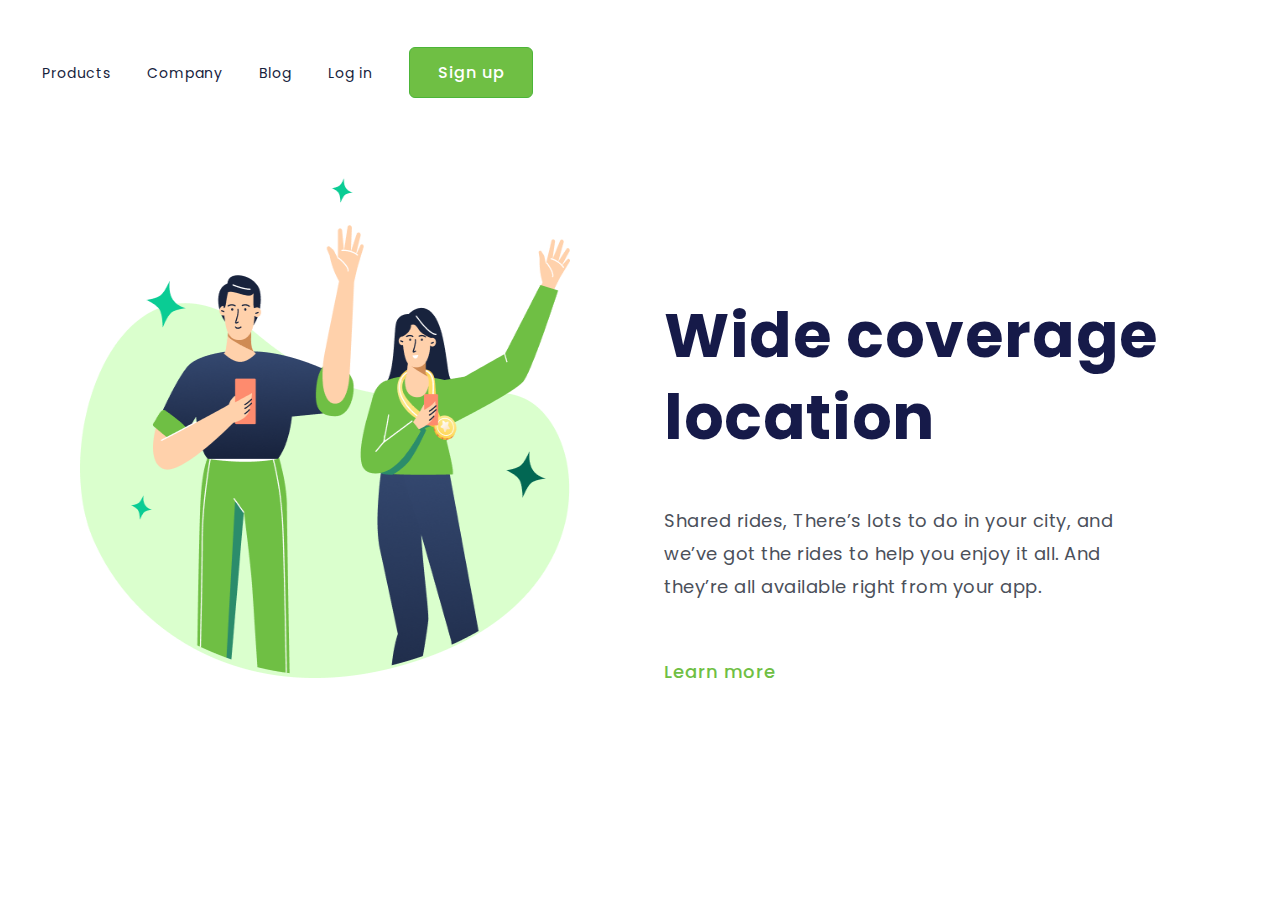
<file: index.html>
<!DOCTYPE html>
<html lang="pt-br">
<head>
    <meta charset="UTF-8">
    <meta name="viewport" content="width=device-width, initial-scale=1.0">
    <link href="./styles.css" rel="stylesheet">
    <title>Projeto 2</title>
</head>
<body>
    <header>
        <a class="link-menu">Products</a>
        <a class="link-menu">Company</a>
        <a class="link-menu">Blog</a>
        <a class="link-menu">Log in</a>
        <button class="button-sign-up">Sign up</button>
    </header>
    <main>
        <img src="./assets/Wide.png" alt="Wide Logo">
    </main>
    <div>
        <h1> Wide coverage location </h1>
        <p> Shared rides, There’s lots to do in your city, and we’ve got the rides to help you enjoy it all. And they’re all available right from your app.</p>
        <button class="button-lean-more"> Learn more</button>
    </div>
</body>
</html>
</file>
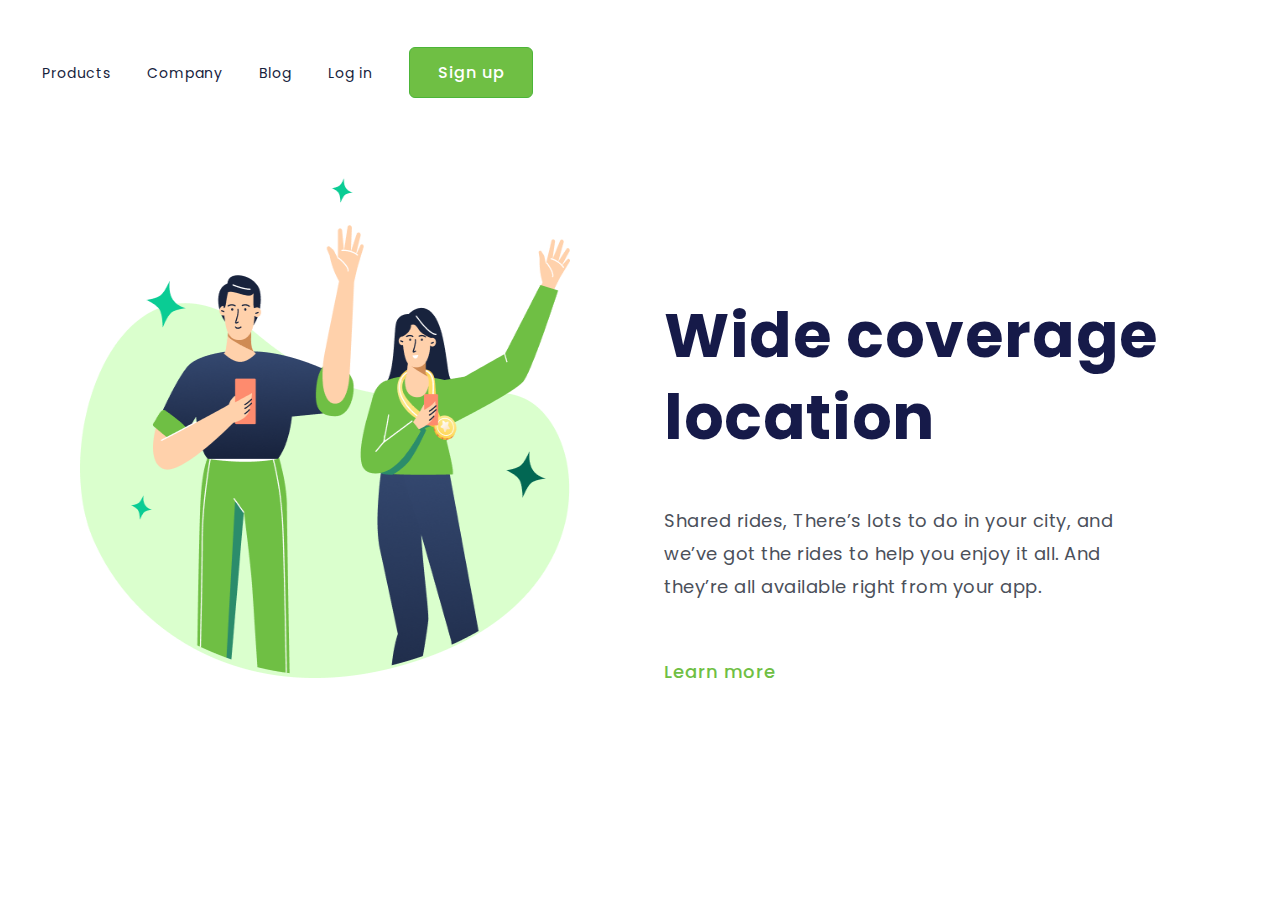
<file: Projeto-2.html>
<!DOCTYPE html>
<html lang="pt-br">
<head>
    <meta charset="UTF-8">
    <meta name="viewport" content="width=device-width, initial-scale=1.0">
    <link href="./Projeto-2.css" rel="stylesheet">
    <title>Projeto 2</title>
</head>
<body>
    <header>
        <a class="link-menu">Products</a>
        <a class="link-menu">Company</a>
        <a class="link-menu">Blog</a>
        <a class="link-menu">Log in</a>
        <button class="button-sign-up">Sign up</button>
    </header>
    <main>
        <img src="./assets/Wide.png" alt="Wide Logo">
    </main>
    <div>
        <h1> Wide coverage location </h1>
        <p> Shared rides, There’s lots to do in your city, and we’ve got the rides to help you enjoy it all. And they’re all available right from your app.</p>
        <button class="button-lean-more"> Learn more</button>
    </div>
</body>
</html>
</file>
<file: styles.css>
@import url('https://fonts.googleapis.com/css2?family=Poppins:wght@400;500;700&display=swap');

*{
    margin: 0;
    padding: 0;
    box-sizing: border-box;
    font-family: 'Poppins', sans-serif;
}

header {
    margin-top: 47px;
    margin-left: 42px;
}

.link-menu{
    font-weight: 400;
    font-size: 14px;
    line-height: 21px;
    text-align: center;
    letter-spacing: 0.88px;
    color: #17233d;
    margin-right: 32px;
    cursor: pointer;
}

.button-sign-up {
    border-radius: 6px;
    border: 1px solid #4CB538;
    background: #6FBF44;
    width: 124px;
    height: 51px;
    flex-shrink: 0;
    color: #FFF;
    font-family: Poppins;
    font-size: 16px;
    font-style: normal;
    font-weight: 500;
    line-height: normal;
    letter-spacing: 1px;
    cursor: pointer;
}
main{
    display: inline-block;
}

img {
    width: 500px;
    height: 500px;
    flex-shrink: 0;
    margin: 80px 80px 0 80px;
    display: inline-block;
}

div {
    display: inline-block;
}

h1 {
    color: #161A49;
    font-size: 62px;
    letter-spacing: 0.596px;
    font-weight: 700;
    line-height: 82px;
    width: 500px;
}

p{
    color: #4B505A;
    font-size: 18px;
    font-weight: 400;
    line-height: 33px;
    letter-spacing: 0.5px;
    width: 500px;
    margin-top: 45px;
    margin-bottom: 55px;
}

.button-lean-more {
    color: #6FBF44;
    font-size: 18px;
    font-weight: 500;
    line-height: normal;
    letter-spacing: 1px;
    cursor: pointer;
    background: transparent;
    border: none;
}

@media screen and (max-width: 900px) {
    
    img {
        width: 92%;
        height: 50%;
        padding: 0;
        display: block; 
        position: absolute;
        margin: 90% 13px 10%;
    }

    div {
        width: 100%;
        height: 50%;
        padding: 0;
        display: block;
        margin: 17% 21px 10%;
    }
    
    .link-menu {
        display: none;
    }

    .button-sign-up {
        position: relative;

    }

    .button-sign-up {
        width: 61px;
        height: 18px;
        font-size: 12px;
        position: fixed;
        top: 20px;
        right: 20px;
    }
    h1 {
        width: 92%;
        text-align: center;
        font-size: 32px;
        font-style: normal;
        font-weight: 700;
        line-height: 30px;
        letter-spacing: 0.596px;
    }

    p {
        text-align: center;
        font-size: 18px;
        font-style: normal;
        font-weight: 400;
        line-height: 33px;
        letter-spacing: 0.5px;
        width: 92%;
        margin: 30px 0 30px;
    }

    button {
        margin: 0 auto;
        display: block;
}

}
</file>
<file: Projeto-2.css>
@import url('https://fonts.googleapis.com/css2?family=Poppins:wght@400;500;700&display=swap');

*{
    margin: 0;
    padding: 0;
    box-sizing: border-box;
    font-family: 'Poppins', sans-serif;
}

header {
    margin-top: 47px;
    margin-left: 42px;
}

.link-menu{
    font-weight: 400;
    font-size: 14px;
    line-height: 21px;
    text-align: center;
    letter-spacing: 0.88px;
    color: #17233d;
    margin-right: 32px;
    cursor: pointer;
}

.button-sign-up {
    border-radius: 6px;
    border: 1px solid #4CB538;
    background: #6FBF44;
    width: 124px;
    height: 51px;
    flex-shrink: 0;
    color: #FFF;
    font-family: Poppins;
    font-size: 16px;
    font-style: normal;
    font-weight: 500;
    line-height: normal;
    letter-spacing: 1px;
    cursor: pointer;
}
main{
    display: inline-block;
}

img {
    width: 500px;
    height: 500px;
    flex-shrink: 0;
    margin: 80px 80px 0 80px;
    display: inline-block;
}

div {
    display: inline-block;
}

h1 {
    color: #161A49;
    font-size: 62px;
    letter-spacing: 0.596px;
    font-weight: 700;
    line-height: 82px;
    width: 500px;
}

p{
    color: #4B505A;
    font-size: 18px;
    font-weight: 400;
    line-height: 33px;
    letter-spacing: 0.5px;
    width: 500px;
    margin-top: 45px;
    margin-bottom: 55px;
}

.button-lean-more {
    color: #6FBF44;
    font-size: 18px;
    font-weight: 500;
    line-height: normal;
    letter-spacing: 1px;
    cursor: pointer;
    background: transparent;
    border: none;
}

@media screen and (max-width: 900px) {
    
    img {
        width: 92%;
        height: 50%;
        padding: 0;
        display: block; 
        position: absolute;
        margin: 90% 13px 10%;
    }

    div {
        width: 100%;
        height: 50%;
        padding: 0;
        display: block;
        margin: 17% 21px 10%;
    }
    
    .link-menu {
        display: none;
    }

    .button-sign-up {
        position: relative;

    }

    .button-sign-up {
        width: 61px;
        height: 18px;
        font-size: 12px;
        position: fixed;
        top: 20px;
        right: 20px;
    }
    h1 {
        width: 92%;
        text-align: center;
        font-size: 32px;
        font-style: normal;
        font-weight: 700;
        line-height: 30px;
        letter-spacing: 0.596px;
    }

    p {
        text-align: center;
        font-size: 18px;
        font-style: normal;
        font-weight: 400;
        line-height: 33px;
        letter-spacing: 0.5px;
        width: 92%;
        margin: 30px 0 30px;
    }

    button {
        margin: 0 auto;
        display: block;
}

}
</file>
